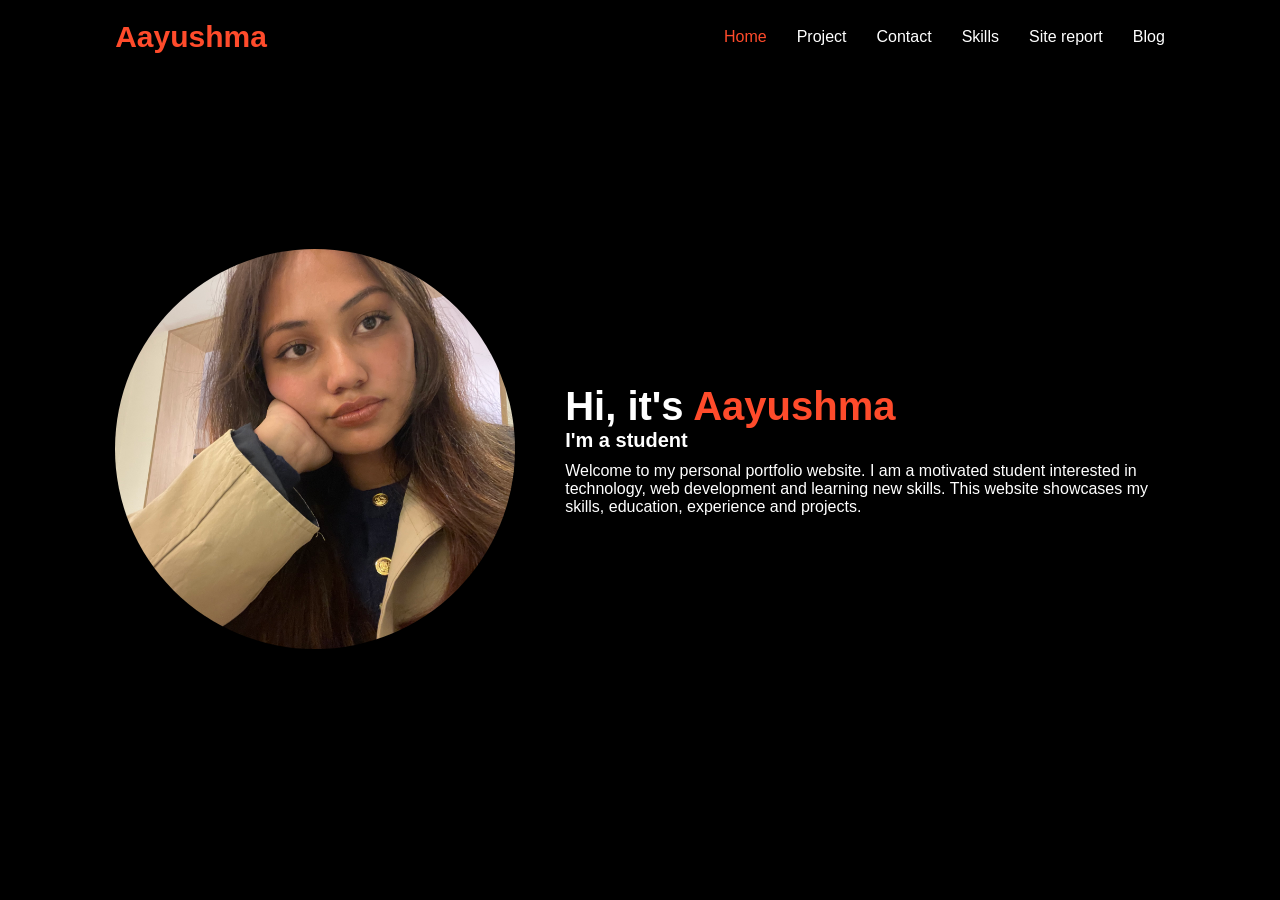
<file: index.html>
<!DOCTYPE html>
<html lang="en">
<head>
    <meta charset="UTF-8">
    <meta name="viewpoint" content="width=device-width">
    <title>Portfolio Website</title>
    <link rel="stylesheet" href="stylee.css">
</head>
<body>
    <header>
        <a href="index.html" class="logo">Aayushma</a>
        <nav>
            <a href="index.html" class="active">Home</a>
            <a href="project.html">Project</a>
            <a href="contact.html">Contact</a>
            <a href="skills.html">Skills</a>
            <a href="site_report.html">Site report</a>
            <a href="blog.html">Blog</a>
        </nav>
    </header>
    <section class="home">
    <div class="home-img">
        <img src="images/profile.jpeg"alt="Aayushma">
    </div>
    <div class="home-content">
        <h1>Hi, it's <span> Aayushma</span></h1>
        <h3 class="typing-text">I'm a <span> student</span></h3>
        <p>Welcome to my personal portfolio website. I am a motivated student interested in technology, web development and learning new skills. This website showcases my skills, education, experience and projects.</p>
    </div>
</section>
</body>
</html>
</file>
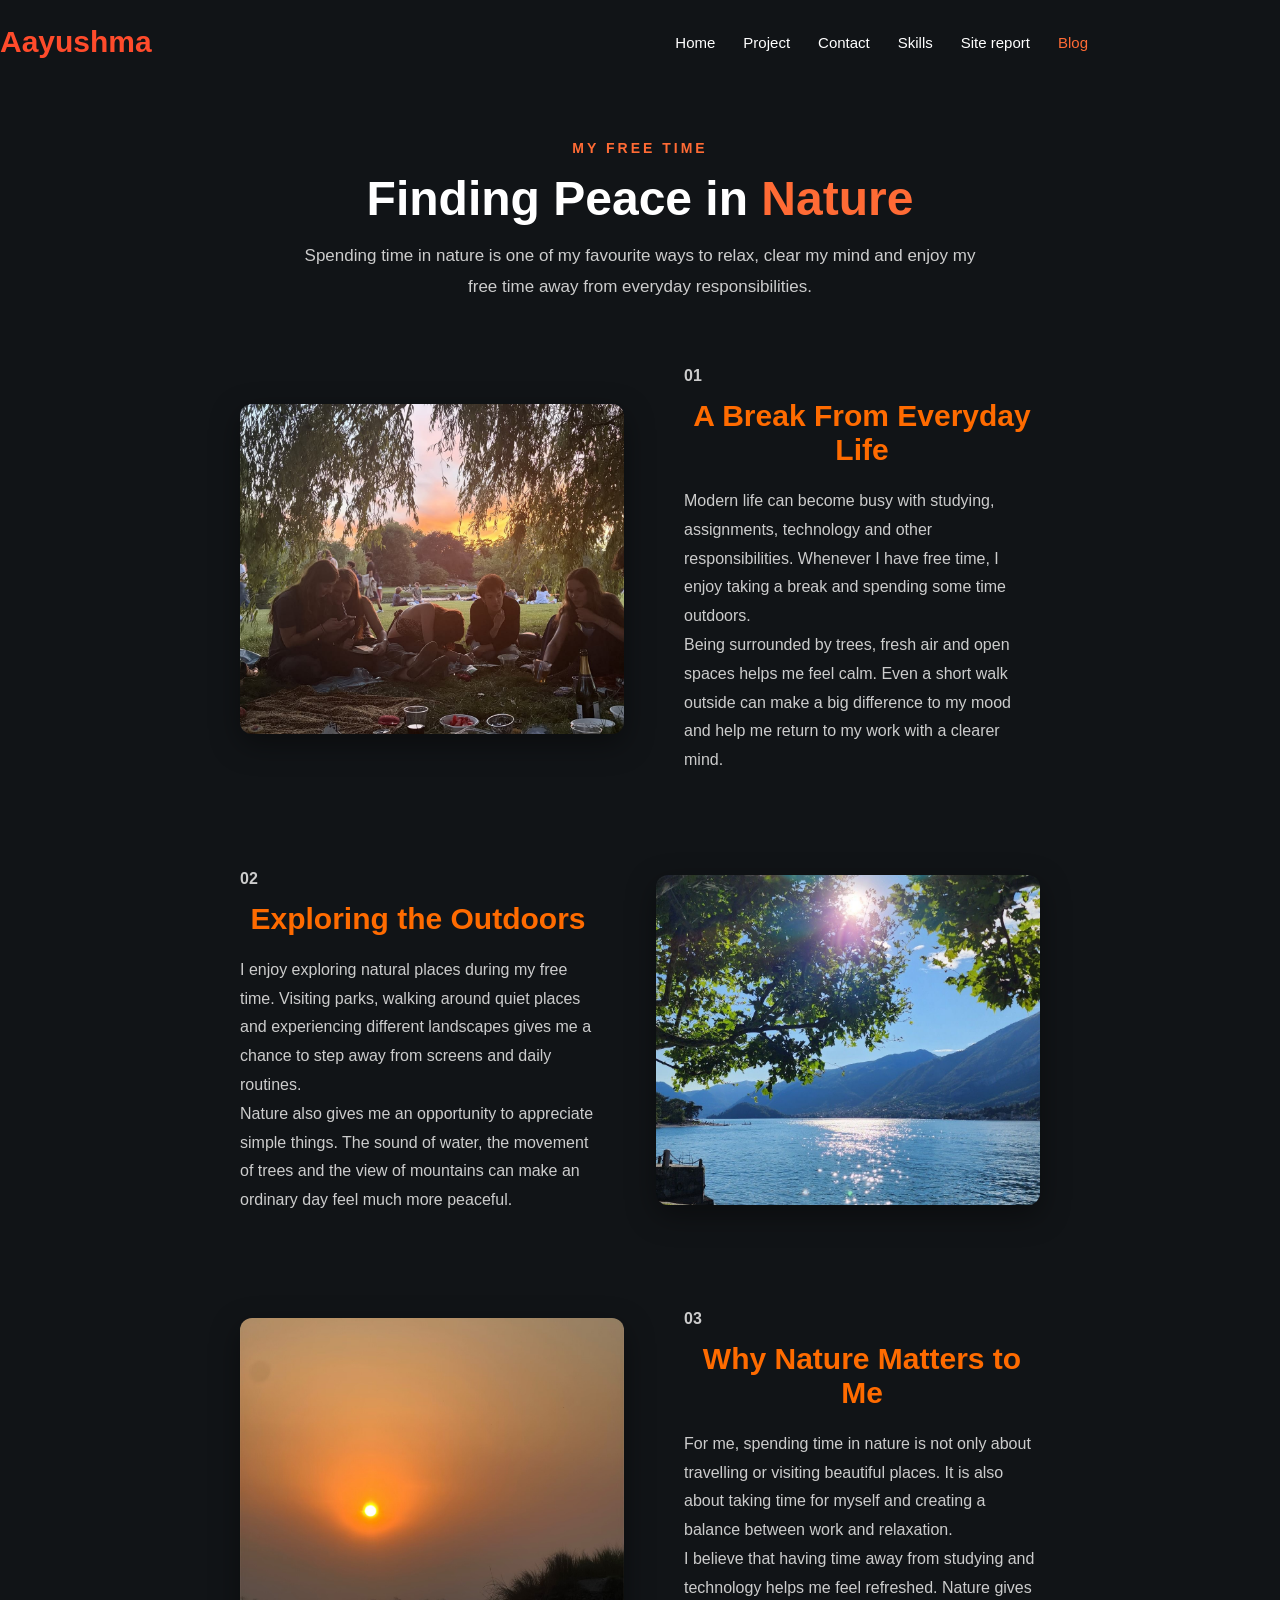
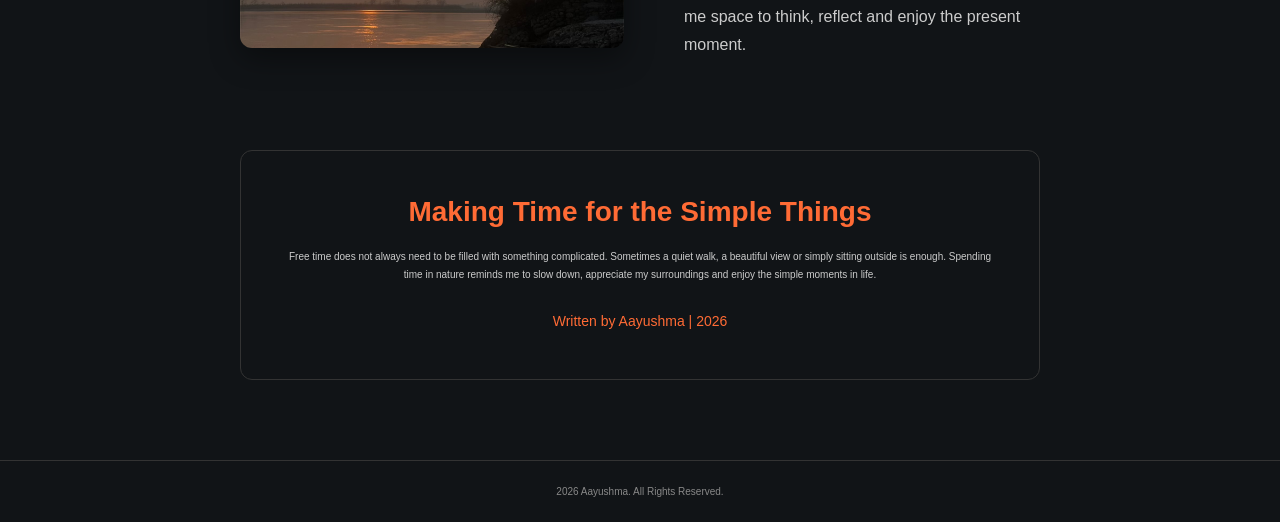
<file: blog.html>
<!DOCTYPE html>
<html lang="en">
<head>
<meta charset="UTF-8">
<meta name="viewport" content="width=device-width, initial-scale=1.0">

<title>Blog - Nature and Free Time</title>

<link rel="stylesheet" href="stylee.css">
</head>
<body class="blog-page">

    
    <header class="blog-header">

        <a href="index.html" class="logo">Aayushma</a>
        <nav>
            <a href="index.html" >Home</a>
            <a href="project.html">Project</a>
            <a href="contact.html">Contact</a>
            <a href="skills.html">Skills</a>
            <a href="site_report.html">Site report</a>
            <a href="blog.html" class ="active">Blog</a>
        </nav>

    </header>


    
    <main>

        <section class="blog-intro">

            <p class="blog-small-title">MY FREE TIME</p>

            <h1>Finding Peace in <span>Nature</span></h1>

            <p>
                Spending time in nature is one of my favourite ways to relax,
                clear my mind and enjoy my free time away from everyday
                responsibilities.
            </p>

        </section>


        
        <article class="blog-content">

            
            <section class="blog-section">

                
            <div class="blog-image">
                <img src="images/nature (2).jpeg"
                alt="Green trees and mountains in nature">
            </div>

            <div class="blog-text">

                <p class="blog-number">01</p>

                <h2>A Break From Everyday Life</h2>

                <p>
                        Modern life can become busy with studying, assignments,
                        technology and other responsibilities. Whenever I have
                        free time, I enjoy taking a break and spending some time
                        outdoors.
                </p>

                <p>
                        Being surrounded by trees, fresh air and open spaces
                        helps me feel calm. Even a short walk outside can make
                        a big difference to my mood and help me return to my
                        work with a clearer mind.
                </p>

        </div>

        </section>


            
        <section class="blog-section reverse">

            <div class="blog-image">
                <img src="images/sun.jpeg"
                alt="Beautiful river surrounded by nature">
            </div>

        <div class="blog-text">

            <p class="blog-number">02</p>

            <h2>Exploring the Outdoors</h2>

                <p>
                        I enjoy exploring natural places during my free time.
                        Visiting parks, walking around quiet places and
                        experiencing different landscapes gives me a chance
                        to step away from screens and daily routines.
                </p>

                <p>
                        Nature also gives me an opportunity to appreciate
                        simple things. The sound of water, the movement of
                        trees and the view of mountains can make an ordinary
                        day feel much more peaceful.
                </p>

        </div>

        </section>


            
        <section class="blog-section">

            <div class="blog-image">
                <img src="images/freetime.jpeg"
                alt="Sunset over a peaceful natural landscape">
            </div>

            <div class="blog-text">

                <p class="blog-number">03</p>

                <h2>Why Nature Matters to Me</h2>

                <p>
                        For me, spending time in nature is not only about
                        travelling or visiting beautiful places. It is also
                        about taking time for myself and creating a balance
                        between work and relaxation.
                </p>

                <p>
                        I believe that having time away from studying and
                        technology helps me feel refreshed. Nature gives me
                        space to think, reflect and enjoy the present moment.
                </p>

            </div>

        </section>


            
        <section class="blog-ending">

            <h2>Making Time for the Simple Things</h2>

                <p>
                    Free time does not always need to be filled with something
                    complicated. Sometimes a quiet walk, a beautiful view or
                    simply sitting outside is enough. Spending time in nature
                    reminds me to slow down, appreciate my surroundings and
                    enjoy the simple moments in life.
                </p>

                <p class="blog-date">
                    Written by Aayushma | 2026
                </p>

        </section>

    </article>

</main>


<footer>

    <p>2026 Aayushma. All Rights Reserved.</p>

</footer>

</body>
</html>
</file>
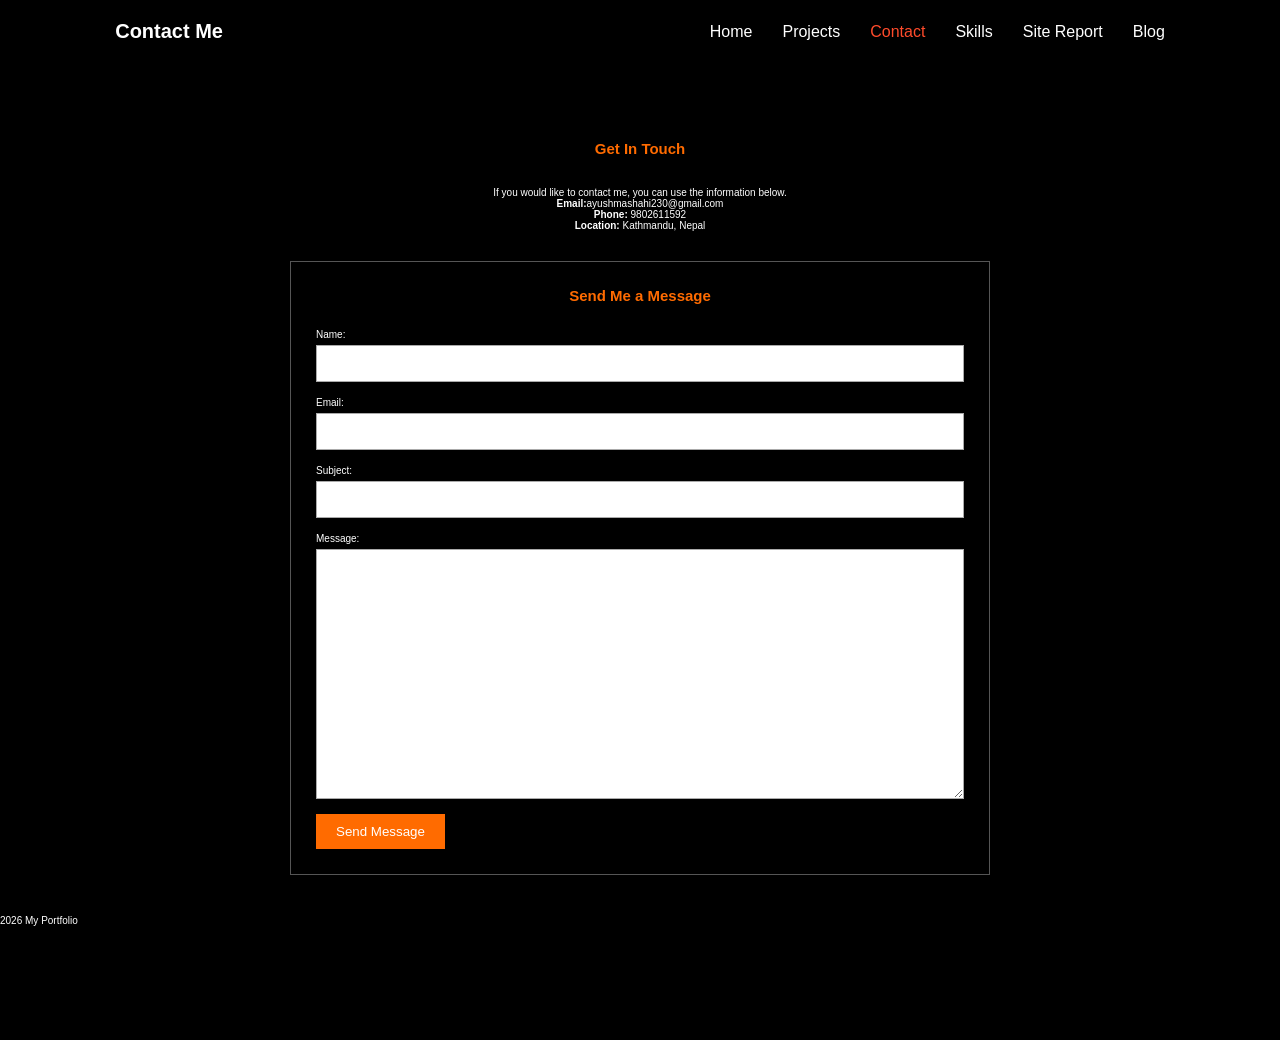
<file: contact.html>
<!DOCTYPE html>
<html lang="en">
<head>
    <meta charset="UTF-8">
    <meta name="viewport" content="width=device-width, initial-scale=1.0">
    <title>Contact Me</title>
    <link rel="stylesheet" href="stylee.css">
</head>
<body class="conact-page">
<header>
    <h1>Contact Me</h1>

    <nav>
    <a href="index.html">Home</a>
    <a href="project.html">Projects</a>
    <a href="contact.html" class="active">Contact</a>
    <a href="skills.html">Skills</a>
    <a href="site_report.html">Site Report</a>
    <a href="blog.html">Blog</a>
</nav>
</header>
<main>

<section class="contact-info">
<h2>Get In Touch</h2>

<p>If you would like to contact me, you can use the information below.</p>

    <p><strong>Email:</strong>ayushmashahi230@gmail.com</p>
    <p><strong>Phone:</strong> 9802611592</p>
    <p><strong>Location:</strong> Kathmandu, Nepal</p>
</section>
<section class="contact-form">
<h2>Send Me a Message</h2>

<form action="mailto:ayushmashahi230@gmail.com" method="post" enctype="text/plain">

    <label for="name">Name:</label>
    <input type="text" id="name" name="name" required>

    <label for="email">Email:</label>
    <input type="email" id="email" name="email" required>

    <label for="subject">Subject:</label>
    <input type="text" id="subject" name="subject" required>

    <label for="message">Message:</label>
    <textarea id="message" name="message" rows="6" required></textarea>

    <input type="submit" value="Send Message">

</form>
</section>
</main>
<footer>
    <p>2026 My Portfolio</p>
</footer>
</body>
</html>
</file>
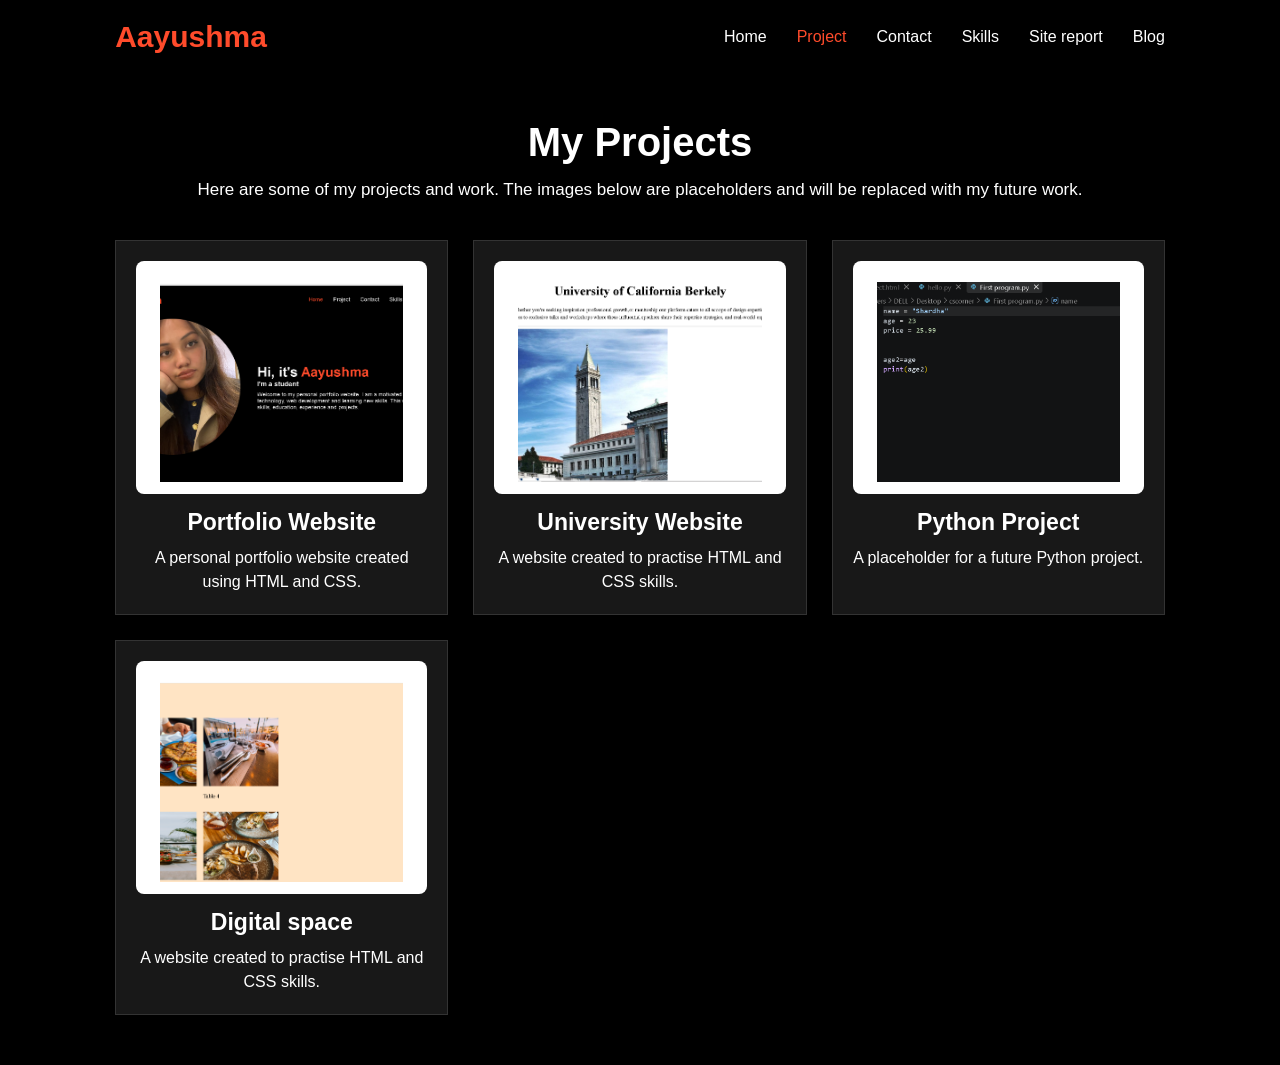
<file: project.html>
<!DOCTYPE html>
<html lang="en">
<head>
    <meta charset="UTF-8">
    <meta name="viewport" content="width=device-width, initial-scale=1.0">
    <title>Projects - Aayushma</title>
    <link rel="stylesheet" href="stylee.css">
</head>
<body>
    <header>
        <a href="#" class="logo">Aayushma</a>
        <nav>
            <a href="index.html" >Home</a>
            <a href="project.html" class="active">Project</a>
            <a href="contact.html">Contact</a>
            <a href="skills.html">Skills</a>
            <a href="site_report.html">Site report</a>
            <a href="blog.html">Blog</a>
        </nav>
    </header>
    <section class="projects">

    <h1>My Projects</h1>

    <p class="intro">
        Here are some of my projects and work. The images below are
        placeholders and will be replaced with my future work.
    </p>


    <div class="project-grid">

        <div class="project">
        <a href="https://github.com/ayushmashahi230-gif/portfolio-website.git" class="project-link">View my project
        <img src="images/Profile1.PNG" alt="Portfolio website project">
        </a>
        <h2>Portfolio Website</h2>
        <p>A personal portfolio website created using HTML and CSS.</p>
    </div>


    <div class="project">
        <a href="https://github.com/ayushmashahi230-gif/Week-1.git" class="project-link">View my project
        <img src="images/University.PNG" alt="University website project">
        </a>
        <h2>University Website</h2>
        <p>A website created to practise HTML and CSS skills.</p>
    </div>


    <div class="project">
        <a href="https://github.com/ayushmashahi230-gif/cscorner.git" class="project-link" >View my project
        <img src="images/Python.PNG" alt="Python project">
        </a>
        <h2>Python Project</h2>
        <p>A placeholder for a future Python project.</p>
    </div>

    <div class="project">
        <a href="https://github.com/ayushmashahi230-gif/css.txt.git" class="project-link">View my project
        <img src="images/CSSTXT.PNG" alt="University website project">
        </a>
        <h2>Digital space</h2>
        <p>A website created to practise HTML and CSS skills.</p>
    </div>

</section>
</body>
</html>
</file>
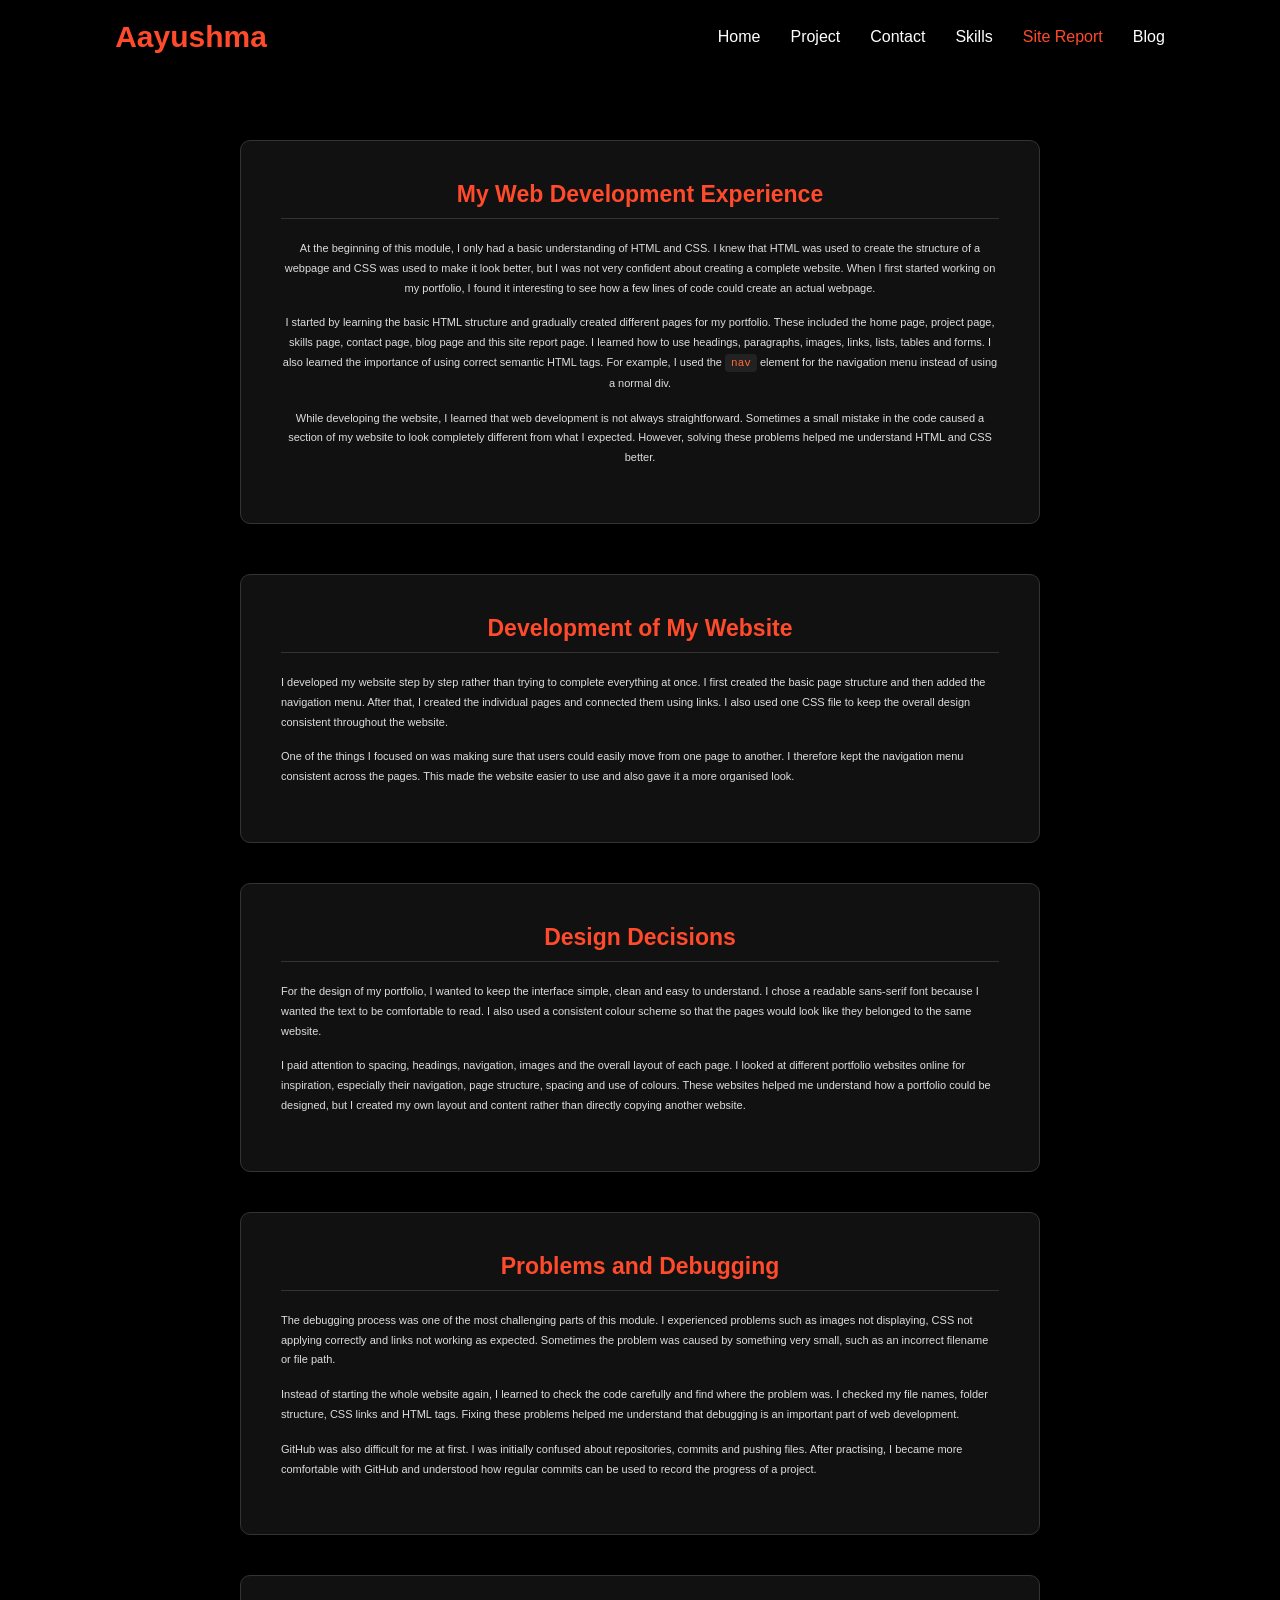
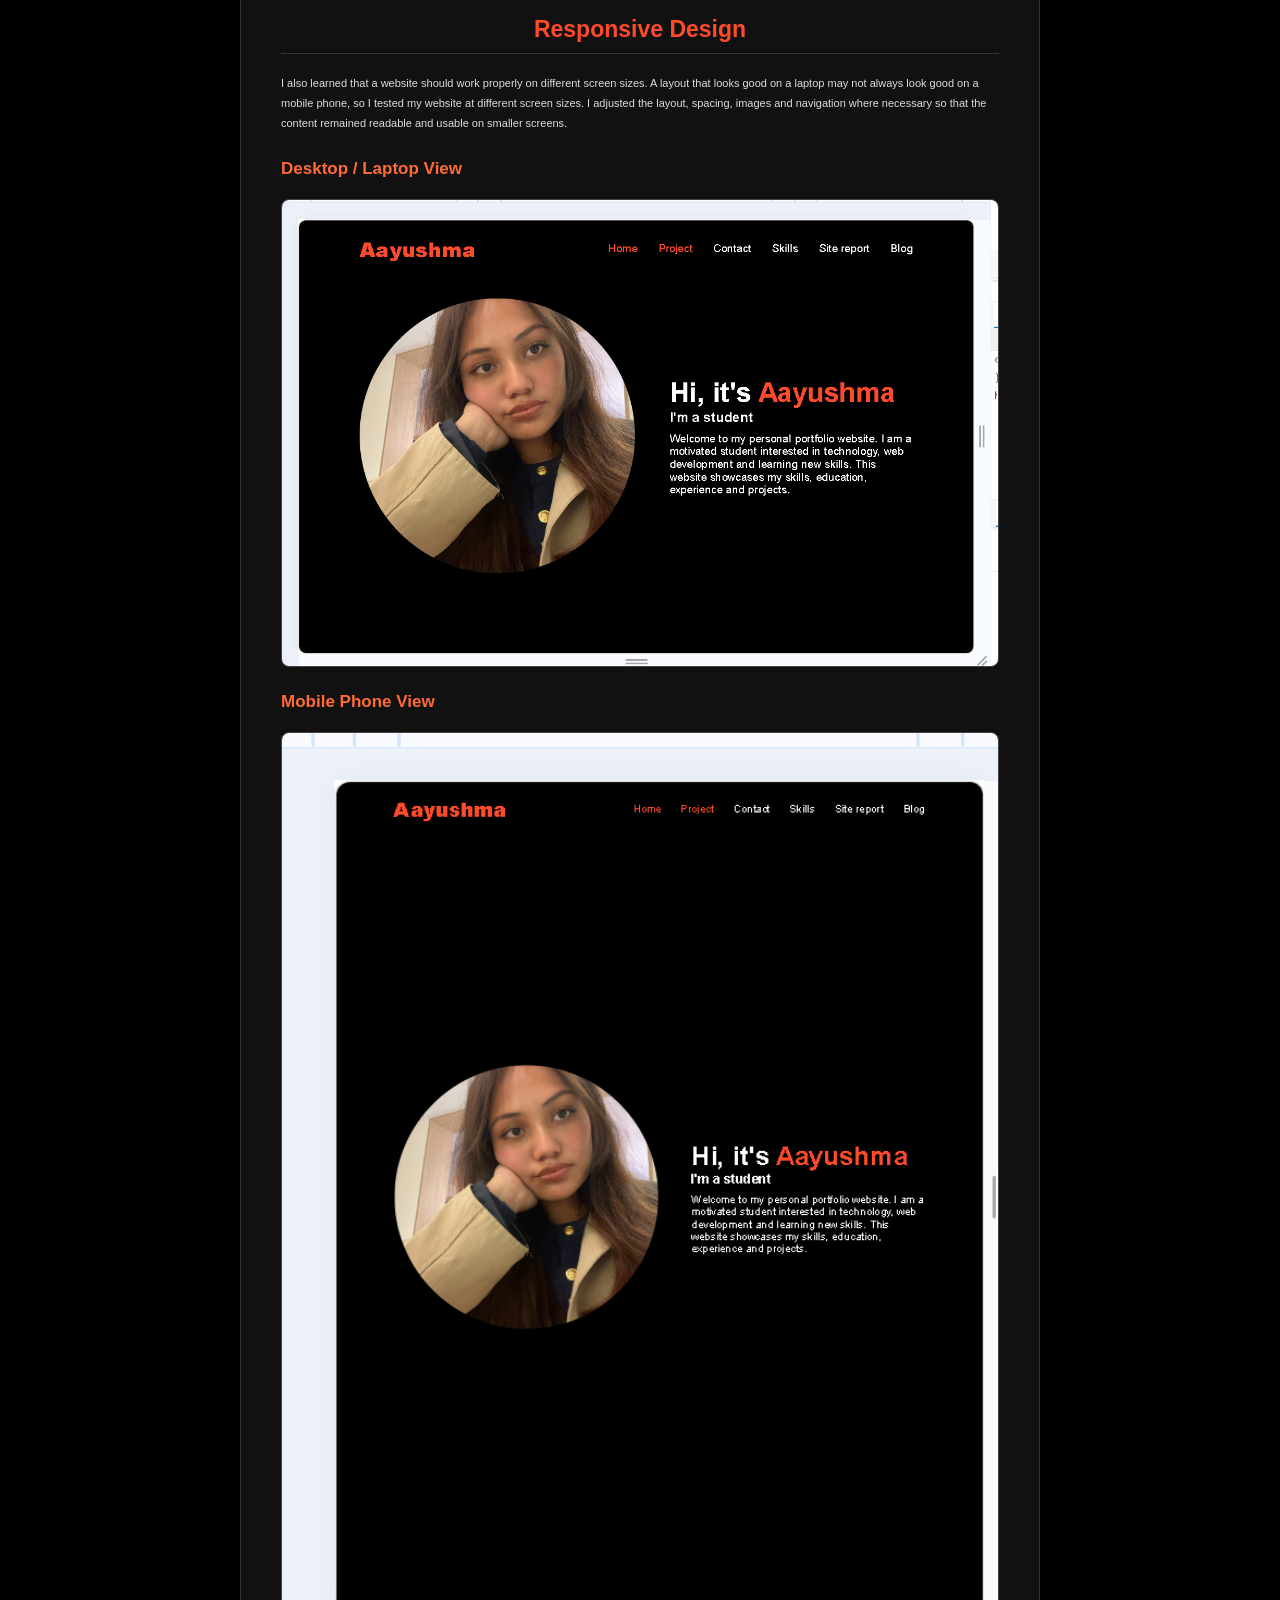
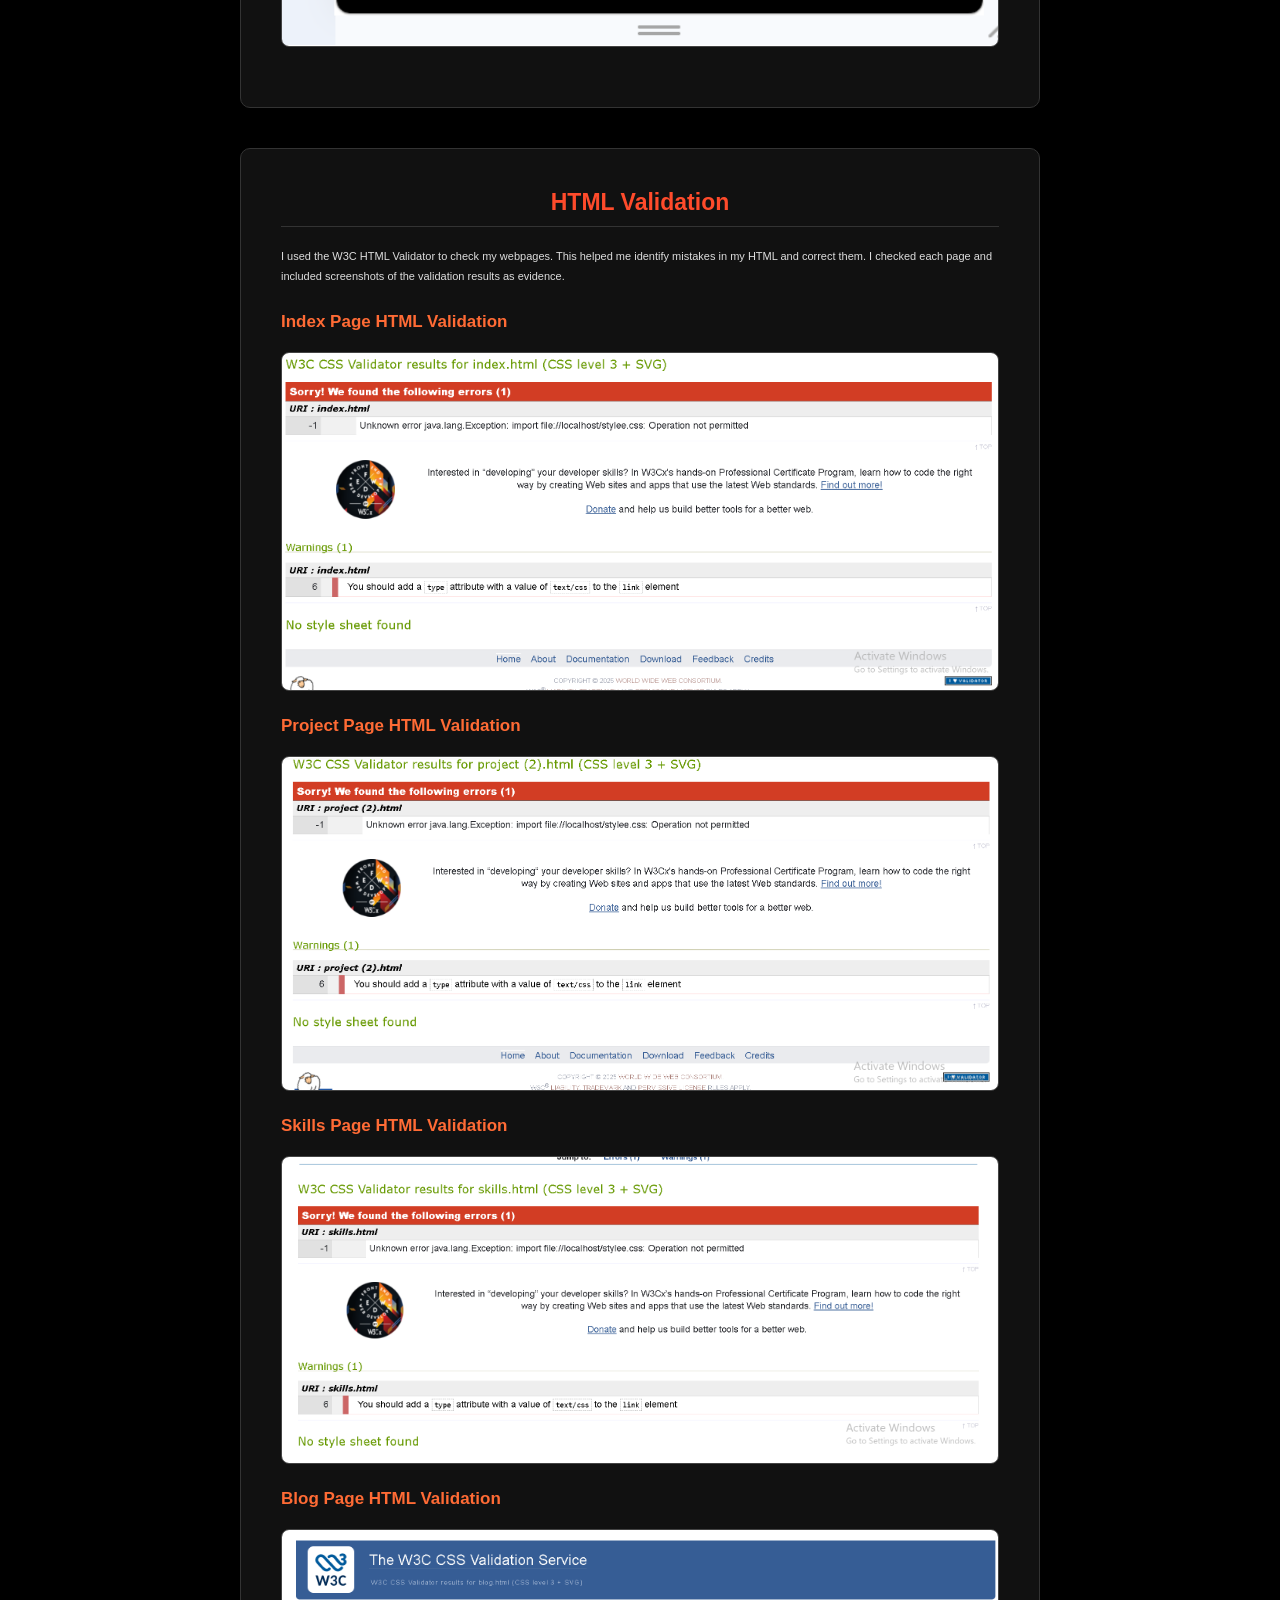
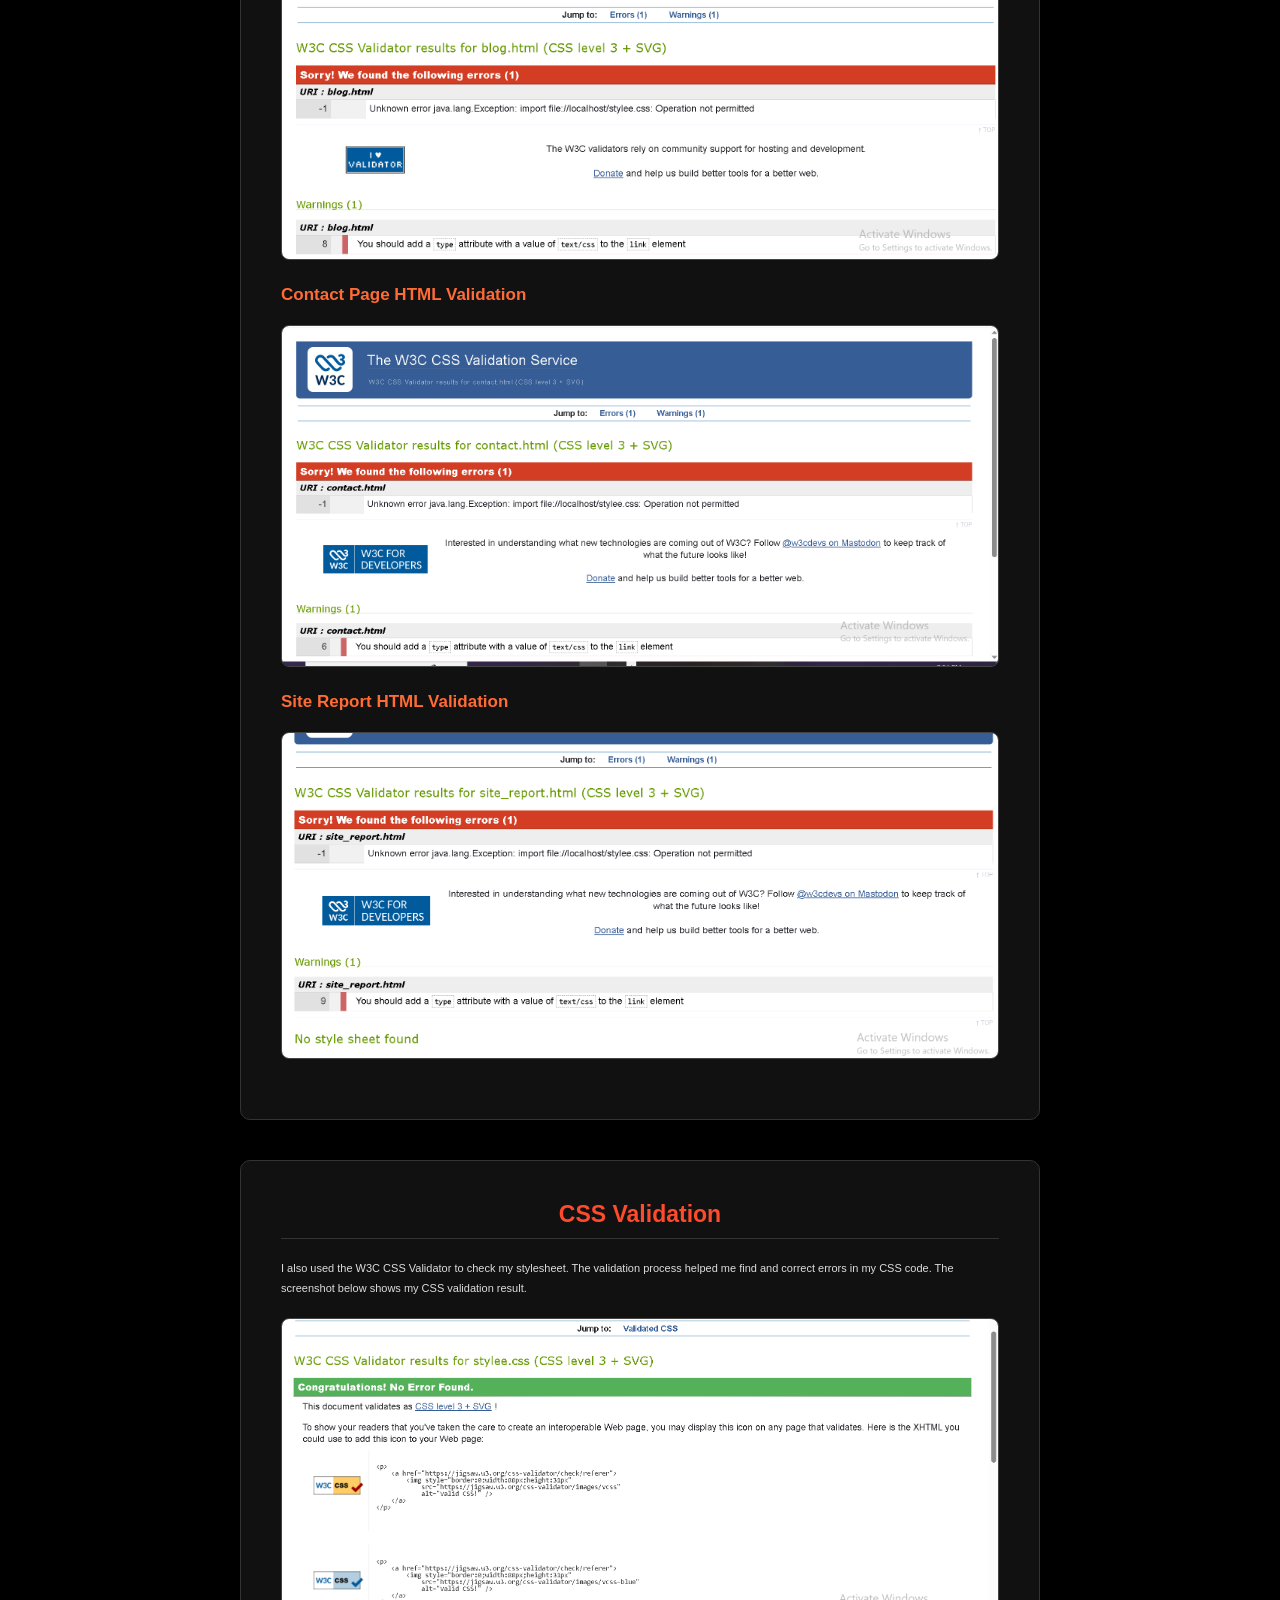
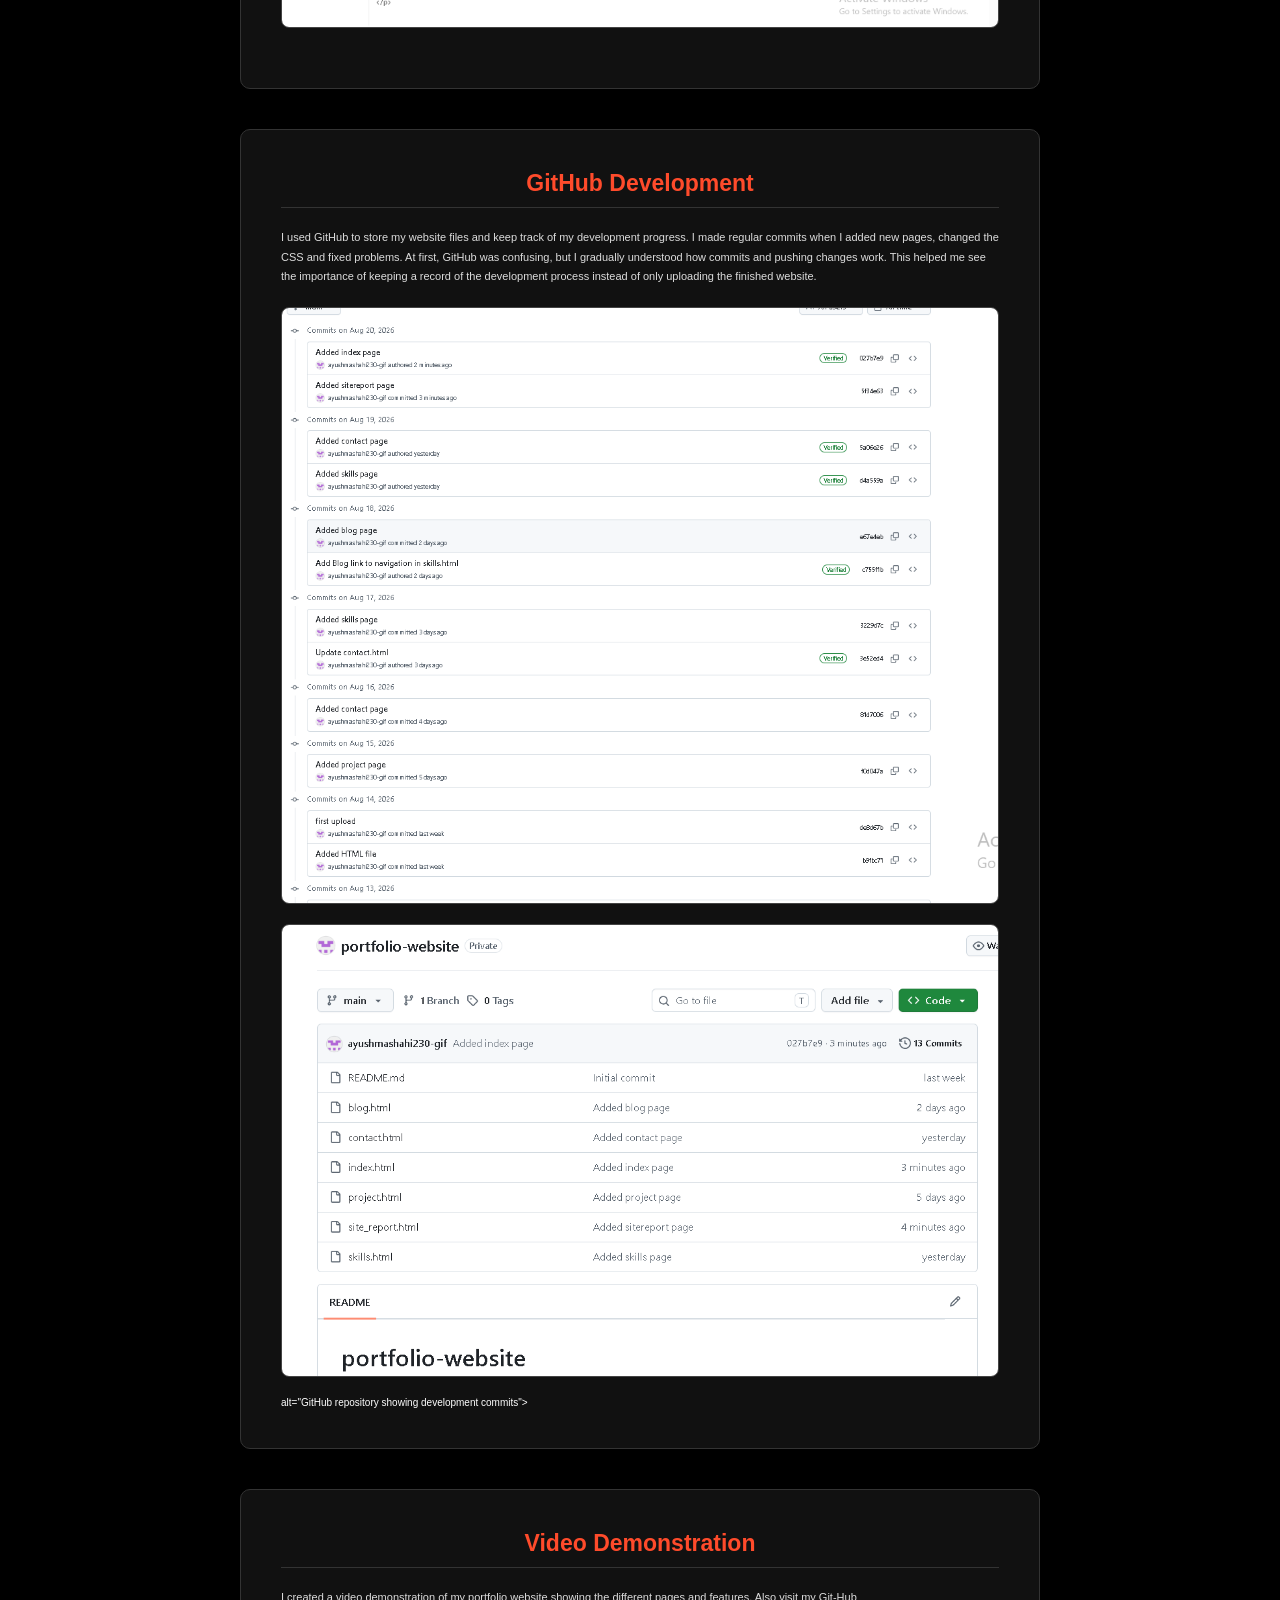
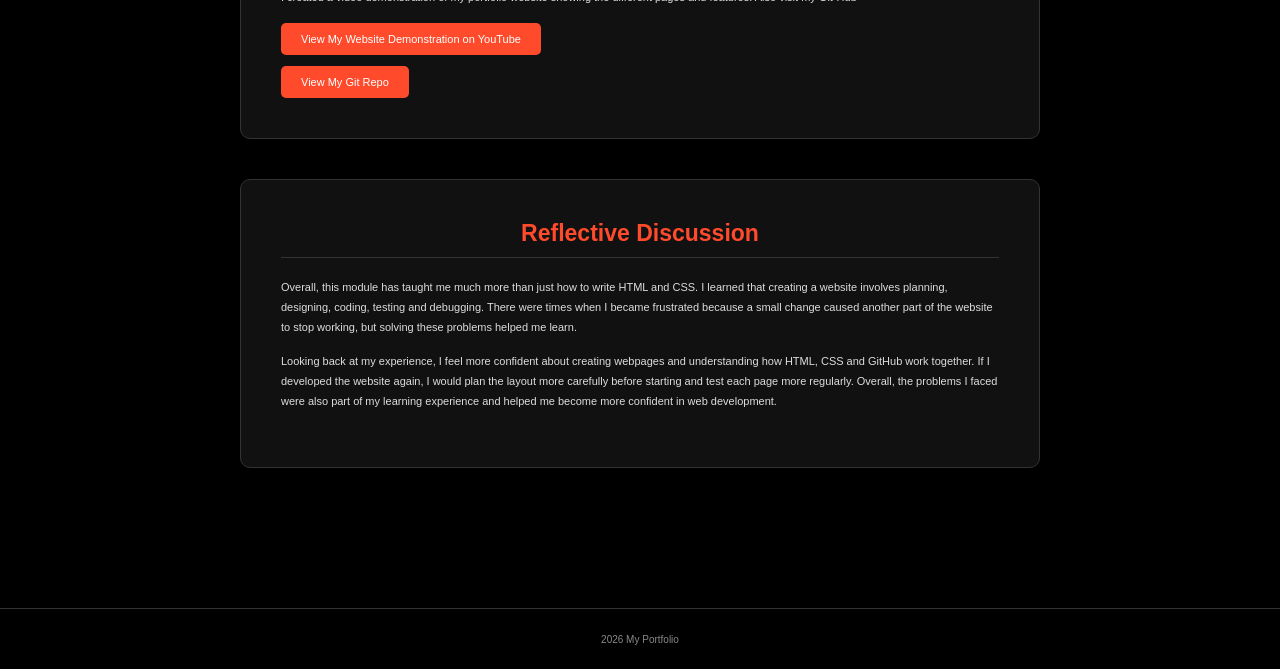
<file: site_report.html>
<!DOCTYPE html>
<html lang="en">

<head>
    <meta charset="UTF-8">
    <meta name="viewport" content="width=device-width, initial-scale=1.0">

    <title>Site Report</title>

    <link rel="stylesheet" href="stylee.css">
 <header>
        <a href="#" class="logo">Aayushma</a>
        <nav>
            <a href="index.html">Home</a>
            <a href="project.html">Project</a>
            <a href="contact.html">Contact</a>
            <a href="skills.html">Skills</a>
            <a href="site_report.html" class="active">Site Report</a>
            <a href="blog.html">Blog</a>
        </nav>
    </header>

    <main class="site-report-page">

        <section class="site-report-hero">
            <h2>My Web Development Experience</h2>

            <p>
                At the beginning of this module, I only had a basic understanding
                of HTML and CSS. I knew that HTML was used to create the structure
                of a webpage and CSS was used to make it look better, but I was
                not very confident about creating a complete website. When I first
                started working on my portfolio, I found it interesting to see
                how a few lines of code could create an actual webpage.
            </p>

            <p>
                I started by learning the basic HTML structure and gradually
                created different pages for my portfolio. These included the
                home page, project page, skills page, contact page, blog page
                and this site report page. I learned how to use headings,
                paragraphs, images, links, lists, tables and forms. I also
                learned the importance of using correct semantic HTML tags.
                For example, I used the <code>nav</code> element for
                the navigation menu instead of using a normal div.
            </p>

            <p>
                While developing the website, I learned that web development
                is not always straightforward. Sometimes a small mistake in
                the code caused a section of my website to look completely
                different from what I expected. However, solving these problems
                helped me understand HTML and CSS better.
            </p>
        </section>


        <section>
            <h2>Development of My Website</h2>

            <p>
                I developed my website step by step rather than trying to
                complete everything at once. I first created the basic page
                structure and then added the navigation menu. After that,
                I created the individual pages and connected them using links.
                I also used one CSS file to keep the overall design consistent
                throughout the website.
            </p>

            <p>
                One of the things I focused on was making sure that users could
                easily move from one page to another. I therefore kept the
                navigation menu consistent across the pages. This made the
                website easier to use and also gave it a more organised look.
            </p>
        </section>


        <section>
            <h2>Design Decisions</h2>

            <p>
                For the design of my portfolio, I wanted to keep the interface
                simple, clean and easy to understand. I chose a readable
                sans-serif font because I wanted the text to be comfortable
                to read. I also used a consistent colour scheme so that the
                pages would look like they belonged to the same website.
            </p>

            <p>
                I paid attention to spacing, headings, navigation, images and
                the overall layout of each page. I looked at different portfolio
                websites online for inspiration, especially their navigation,
                page structure, spacing and use of colours. These websites
                helped me understand how a portfolio could be designed, but
                I created my own layout and content rather than directly
                copying another website.
            </p>
        </section>


        <section>
            <h2>Problems and Debugging</h2>

            <p>
                The debugging process was one of the most challenging parts
                of this module. I experienced problems such as images not
                displaying, CSS not applying correctly and links not working
                as expected. Sometimes the problem was caused by something
                very small, such as an incorrect filename or file path.
            </p>

            <p>
                Instead of starting the whole website again, I learned to
                check the code carefully and find where the problem was.
                I checked my file names, folder structure, CSS links and
                HTML tags. Fixing these problems helped me understand that
                debugging is an important part of web development.
            </p>

            <p>
                GitHub was also difficult for me at first. I was initially
                confused about repositories, commits and pushing files.
                After practising, I became more comfortable with GitHub
                and understood how regular commits can be used to record
                the progress of a project.
            </p>
        </section>


        <section>
            <h2>Responsive Design</h2>

            <p>
                I also learned that a website should work properly on
                different screen sizes. A layout that looks good on a
                laptop may not always look good on a mobile phone, so I
                tested my website at different screen sizes. I adjusted
                the layout, spacing, images and navigation where necessary
                so that the content remained readable and usable on smaller
                screens.
            </p>

            <h3>Desktop / Laptop View</h3>

            <img src="images/Laptopview.PNG"
                 alt="Portfolio website displayed on a laptop screen">


            <h3>Mobile Phone View</h3>

            <img src="images/mobileview.PNG"
                 alt="Portfolio website displayed on a mobile phone">
        </section>


        <section>
            <h2>HTML Validation</h2>

            <p>
                I used the W3C HTML Validator to check my webpages. This
                helped me identify mistakes in my HTML and correct them.
                I checked each page and included screenshots of the
                validation results as evidence.
            </p>

            <h3>Index Page HTML Validation</h3>
            <img src="images/Index.html.PNG"
                 alt="Index HTML validation result">

            <h3>Project Page HTML Validation</h3>
            <img src="images/Project.html.PNG"
                 alt="Project HTML validation result">

            <h3>Skills Page HTML Validation</h3>
            <img src="images/skill.html.PNG"
                 alt="Skills HTML validation result">

            <h3>Blog Page HTML Validation</h3>
            <img src="images/blog.html.PNG"
                 alt="Blog HTML validation result">

            <h3>Contact Page HTML Validation</h3>
            <img src="images/Contact.html.PNG"
                 alt="Contact HTML validation result">

            <h3>Site Report HTML Validation</h3>
            <img src="images/site_report.html.PNG"
                 alt="Site Report HTML validation result">
        </section>


        <section>
            <h2>CSS Validation</h2>

            <p>
                I also used the W3C CSS Validator to check my stylesheet.
                The validation process helped me find and correct errors
                in my CSS code. The screenshot below shows my CSS
                validation result.
            </p>

            <img src="images/stylee.css.PNG"
                 alt="CSS validation result">
        </section>


        <section>
            <h2>GitHub Development</h2>

            <p>
                I used GitHub to store my website files and keep track of
                my development progress. I made regular commits when I
                added new pages, changed the CSS and fixed problems. At
                first, GitHub was confusing, but I gradually understood
                how commits and pushing changes work. This helped me see
                the importance of keeping a record of the development
                process instead of only uploading the finished website.
            </p>

            <img src="images/Commit.PNG">
            <img src="images/Commit1.PNG">
                 alt="GitHub repository showing development commits">
        </section>


        <section>
            <h2>Video Demonstration</h2>

            <p>
                I created a video demonstration of my portfolio website
                showing the different pages and features.
                Also visit my Git-Hub
            </p>

            <a href="https://youtu.be/iq4PWDZjsI8">
                View My Website Demonstration on YouTube
            </a>
                <br>
                <br>
            <a href="https://github.com/ayushmashahi230-gif/portfolio-website.git">
                View My Git Repo   
            </a>
        </section>


        <section>
            <h2>Reflective Discussion</h2>

            <p>
                Overall, this module has taught me much more than just how
                to write HTML and CSS. I learned that creating a website
                involves planning, designing, coding, testing and debugging.
                There were times when I became frustrated because a small
                change caused another part of the website to stop working,
                but solving these problems helped me learn.
            </p>

            <p>
                Looking back at my experience, I feel more confident about
                creating webpages and understanding how HTML, CSS and GitHub
                work together. If I developed the website again, I would
                plan the layout more carefully before starting and test
                each page more regularly. Overall, the problems I faced
                were also part of my learning experience and helped me
                become more confident in web development.
            </p>
        </section>

    </main>


    <footer>
        <p>2026 My Portfolio</p>
    </footer>

</body>

</html>
</file>
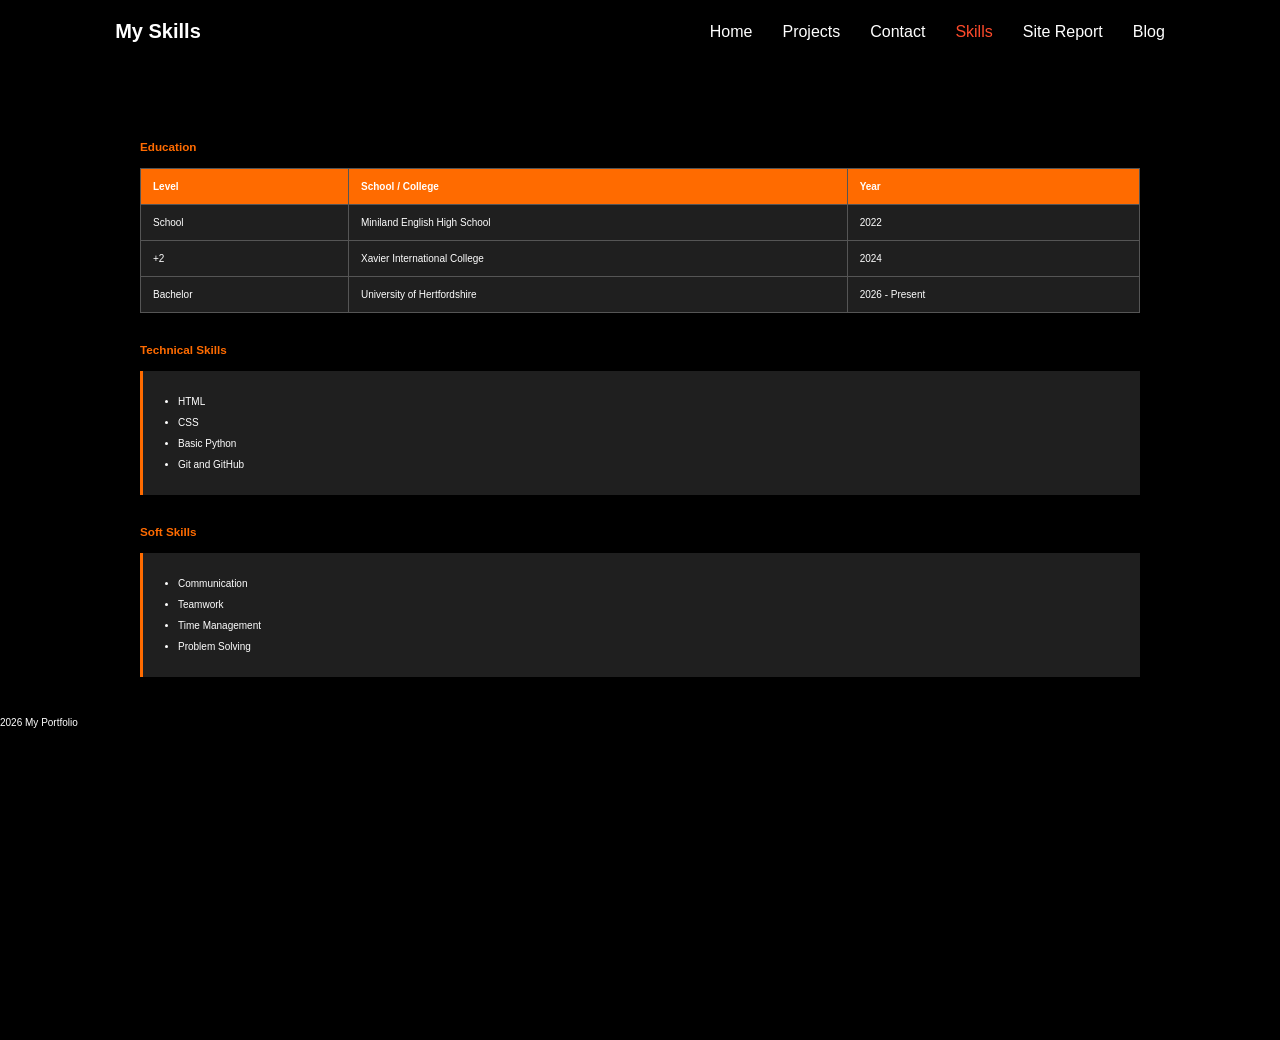
<file: skills.html>
<!DOCTYPE html>
<html lang="en">
<head>
    <meta charset="UTF-8">
    <meta name="viewport" content="width=device-width, initial-scale=1.0">
    <title>My Skills</title>
    <link rel="stylesheet" href="stylee.css">
</head>

<body>

    <header>
    <h1>My Skills</h1>

    <nav>
        <a href="index.html" >Home</a>
        <a href="project.html">Projects</a>
        <a href="contact.html">Contact</a>
        <a href="skills.html" class="active">Skills</a>
        <a href="site_report.html">Site Report</a>
        <a href="blog.html">Blog</a>
    </nav>
    </header>

    <main>

    <h3>Education</h3>

    <table>
        <tr>
            <th>Level</th>
            <th>School / College</th>
            <th>Year</th>
        </tr>

        <tr>
            <td>School</td>
            <td>Miniland English High School</td>
            <td>2022</td>
        </tr>

        <tr>
            <td>+2</td>
            <td>Xavier International College</td>
            <td>2024</td>
        </tr>

        <tr>
            <td>Bachelor</td>
            <td>University of Hertfordshire</td>
            <td>2026 - Present</td>
        </tr>
    </table>


    <h3>Technical Skills</h3>

    <ul>
        <li>HTML</li>
        <li>CSS</li>
        <li>Basic Python</li>
        <li>Git and GitHub</li>
    </ul>


    <h3>Soft Skills</h3>

    <ul>
        <li>Communication</li>
        <li>Teamwork</li>
        <li>Time Management</li>
        <li>Problem Solving</li>
    </ul>

    </main>

    <footer>
        <p>2026 My Portfolio</p>
    </footer>

</body>
</html>
</file>
<file: stylee.css>
* {
    margin: 0;
    padding: 0;
    box-sizing: border-box;
    text-decoration: none;
    border: none;
    outline: none;
    font-family: 'Poppins',sans-serif;

}

html {
    font-size: 62.5%;

}

body {
    width: 100%;
    height: 100vh;
    overflow-x: hidden;
    background-color: black;
    color: white;
}

header {
    position: fixed;
    top: 0;
    left: 0;
    width: 100%;
    padding: 2rem 9%;
    display: flex;
    justify-content: space-between;
    align-items: center;
    z-index: 100;
}

.logo {
    font-size: 3rem;
    font-weight: 800;
    color: #ff4b2b;
}

nav {
    display: flex;
    gap: 3rem;
}

nav a {
    font-size: 1.6rem;
    color: white;
    font-weight: 500;
}

nav a:hover,
nav a.active {
    color: #ff4b2b;
}

.home {
    min-height: 100vh;
    padding: 5rem 9% 5rem;
    display: flex;
    align-items: center;
    justify-content: center;
    gap: 5rem;
}

.home-img img {
    width: 400px;
    height: 400px;
    border-radius: 50%;
    object-fit: cover;
}

.home-content {
    max-width: 600px;
}

.home-content h1 {
    font-size: 4rem;
}

.home-content h1 span {
    color: #ff4b2b;
}

.home-content h3 {
    font-size: 2rem;
}

.home-content p {
    font-size: 1.6rem;
    margin-top: 1rem;
}

.projects {
    padding: 120px 9% 50px;
    min-height: 100vh;
}

.projects h1 {
    text-align: center;
    font-size: 40px;
    margin-bottom: 15px;
}

.intro {
    text-align: center;
    font-size: 17px;
    margin-bottom: 40px;
}

.project-grid {
    display: grid;

    grid-template-columns: repeat(3, 1fr);

    gap: 25px;
}

.project {
    background-color: #181818;
    padding: 20px;
    text-align: center;
    border: 1px solid #333;
}

.project img {
    width: 100%;
    height: 200px;
    object-fit: cover;
}

.project h2 {
    font-size: 23px;
    margin-top: 15px;
}

.project p {
    font-size: 16px;
    margin-top: 10px;
    line-height: 1.5;
}

.project-link {
    display: inline-block;
    background-color: white;
    color: #ffffff;
    padding: 10px 24px;
    border-radius: 8px;
    text-decoration: none;
    font-weight: bold;
    transition: 0.3s ease;
}

.project-link:visited {
    background-color: white;
    color: #fff;
}

.project-link:hover {
    background-color: white;
    transform: scale(1.02);
}

.contact-info {
    width: 80%;
    max-width: 700px;
    margin: 40px auto 25px;
    text-align: center;
}

.contact-form {
    width: 80%;
    max-width: 700px;
    margin: 30px auto;
    padding: 25px;
    border: 1px solid #555;
    box-sizing: border-box;
    display: block;
}

.contact-form h2 {
    text-align: center;
    color: #ff6b00;
    margin-bottom: 25px;
}

.contact-form form {
    display: block;
}

.contact-form label {
    display: block;
    margin-top: 15px;
    margin-bottom: 5px;
}

.contact-form input[type="text"],
.contact-form input[type="email"],
.contact-form textarea {
    display: block;
    width: 100%;
    padding: 10px;
    margin-bottom: 15px;
    border: 1px solid #aaa;
    box-sizing: border-box;
}

.contact-form textarea {
    height: 250px;
    resize: vertical;
}

.contact-form input[type="submit"] {
    display: block;
    margin-top: 15px;
    padding: 10px 20px;
    background-color: #ff6b00;
    color: white;
    border: none;
    cursor: pointer;
}

.contact-form input[type="submit"]:hover {
    background-color: #e65f00;
}

main {
    width: 80%;
    max-width: 1000px;
    margin: 140px auto 40px;
}

main h2 {
    color: #ff6b00;
    text-align: center;
    margin-bottom: 30px;
}

main h3 {
    color: #ff6b00;
    margin-top: 30px;
    margin-bottom: 15px;
}

table {
    width: 100%;
    border-collapse: collapse;
    margin-bottom: 30px;
    background-color: #1f1f1f;
}

th, td {
    border: 1px solid #555;
    padding: 12px;
    text-align: left;
}

th {
    background-color: #ff6b00;
    color: white;
}

td {
    color: white;
}

ul {
    background-color: #1f1f1f;
    padding: 15px 35px;
    border-left: 3px solid #ff6b00;
    margin-bottom: 25px;
}

li {
    color: white;
    margin: 10px 0;
}

.blog-page {
    background-color: #111417;
    color: white;
}


.blog-header {
    width: 85%;
    margin: 0 auto;
    padding: 25px 0;
    display: flex;
    justify-content: space-between;
    align-items: center;
}

.blog-logo {
    color: #ff6b35;
    font-size: 30px;
    font-weight: bold;
    text-decoration: none;
}

.blog-header nav {
    display: flex;
    gap: 28px;
}

.blog-header nav a {
    color: white;
    text-decoration: none;
    font-size: 15px;
    transition: 0.3s;
}

.blog-header nav a:hover,
.blog-header nav a.active {
    color: #ff6b35;
}


.blog-intro {
    width: 75%;
    max-width: 900px;
    margin: 70px auto 60px;
    text-align: center;
}

.blog-small-title {
    color: #ff6b35;
    font-size: 14px;
    font-weight: bold;
    letter-spacing: 3px;
}

.blog-intro h1 {
    font-size: 48px;
    margin: 15px 0;
}

.blog-intro h1 span {
    color: #ff6b35;
}

.blog-intro > p:last-child {
    max-width: 700px;
    margin: auto;
    color: #cccccc;
    line-height: 1.8;
    font-size: 17px;
}

.blog-content {
    width: 80%;
    max-width: 1100px;
    margin: auto;
}

.blog-section {
    display: flex;
    align-items: center;
    gap: 60px;
    margin-bottom: 90px;
}

.blog-section.reverse {
    flex-direction: row-reverse;
}

.blog-image {
    width: 48%;
    flex-shrink: 0;
}

.blog-image img {
    width: 100%;
    height: 330px;
    object-fit: cover;
    border-radius: 12px;
    display: block;
    box-shadow: 0 10px 30px rgba(0, 0, 0, 0.4);
}


.blog-text {
    width: 52%;
}

.blog-number {
    color: #ff6b35;
    font-size: 18px;
    font-weight: bold;
    margin-bottom: 5px;
}

.blog-text h2 {
    font-size: 30px;
    margin: 8px 0 20px;
}

.blog-text p {
    color: #cccccc;
    line-height: 1.8;
    font-size: 16px;
}

.blog-ending {
    max-width: 850px;
    margin: 20px auto 80px;
    padding: 45px;
    text-align: center;
    border: 1px solid #333;
    border-radius: 12px;
}

.blog-ending h2 {
    color: #ff6b35;
    font-size: 28px;
    margin-bottom: 20px;
}

.blog-ending p {
    color: #cccccc;
    line-height: 1.8;
}

.blog-date {
    margin-top: 25px;
    color: #ff6b35 !important;
    font-size: 14px;
}

.blog-page footer {
    text-align: center;
    padding: 25px;
    border-top: 1px solid #333;
    color: #888;
}

.site-report-page {
    width: 100%;
    min-height: 100vh;
    background-color: black;
    color: white;
    padding-bottom: 60px;
}

.report-menu {
    width: 80%;
    max-width: 1000px;
    margin: 40px auto;
    padding: 20px;

    display: flex;
    justify-content: center;
    align-items: center;
    flex-wrap: wrap;
    gap: 15px;

    background-color: #111;
    border: 1px solid #333;
    border-radius: 10px;
}

.report-menu a {
    display: inline-block;

    color: white;
    background-color: #222;

    text-decoration: none;

    padding: 12px 20px;

    border: 1px solid #444;
    border-radius: 5px;

    font-size: 1rem;
    font-weight: 500;

    transition: 0.3s;
}

.report-menu a:hover {
    background-color: #ff4b2b;
    color: white;
    transform: translateY(-2px);
}

.site-report-hero {
    width: 80%;
    max-width: 1000px;

    margin: 50px auto;

    padding: 40px;

    text-align: center;

    background-color: #111111;

    border: 1px solid #333;
    border-radius: 10px;
}

.site-report-hero h2 {
    color: #ff4b2b;
    font-size: 2.8rem;

    margin-bottom: 2rem;

    border-bottom: 1px solid #333;
    padding-bottom: 1rem;
}

.site-report-hero p {
    color: #dddddd;

    font-size: 1.1rem;
    line-height: 1.8;

    margin-bottom: 1.5rem;
}

.site-report-page > section:not(.site-report-hero) {
    width: 80%;
    max-width: 1000px;

    margin: 0 auto 40px;

    padding: 40px;

    background-color: #111111;

    border: 1px solid #333;
    border-radius: 10px;

    scroll-margin-top: 30px;
}

.site-report-page > section h2 {
    color: #ff4b2b;

    font-size: 2.3rem;

    margin-bottom: 2rem;

    border-bottom: 1px solid #333;

    padding-bottom: 1rem;
}

.site-report-page > section h3 {
    color: #ff6b35;

    font-size: 1.7rem;

    margin-top: 2.5rem;
    margin-bottom: 1rem;
}

.site-report-page > section p {
    color: #dddddd;

    font-size: 1.1rem;

    line-height: 1.8;

    margin-bottom: 1.5rem;
}

.site-report-page code {
    color: #ff6b35;

    background-color: #222;

    padding: 0.3rem 0.6rem;

    border-radius: 4px;

    font-family: monospace;
}

.site-report-page > section img {
    display: block;

    width: 100%;
    max-width: 850px;

    height: auto;

    margin: 2rem auto;

    border: 1px solid #444;

    border-radius: 8px;
}

.site-report-page > section a {
    display: inline-block;

    color: white;

    background-color: #ff4b2b;

    padding: 1rem 2rem;

    border-radius: 5px;

    font-size: 1.1rem;

    text-decoration: none;

    transition: 0.3s;
}

.site-report-page > section a:hover {
    background-color: #e63f24;

    transform: translateY(-2px);
}

.site-report-page + footer {
    text-align: center;

    padding: 2.5rem;

    border-top: 1px solid #333;

    background-color: black;

    color: #888;

    font-size: 1rem;
}

@media (max-width: 800px) {
 
    header {
        position: fixed;
        top: 0;
        left: 0;
        width: 100%;
        padding: 15px 5%;
        flex-direction: column;
        gap: 15px;
    }

    nav {
        display: flex;
        flex-wrap: wrap;
        justify-content: center;
        gap: 15px;
    }

    nav a {
        font-size: 14px;
    }

    .logo {
        font-size: 28px;
        white-space: nowrap;
    }


    .projects {
        padding: 160px 5% 40px;
    }

    .projects h1 {
        font-size: 32px;
    }

    .intro {
        font-size: 15px;
        line-height: 1.6;
        margin-bottom: 30px;
    }

    .project-grid {
        grid-template-columns: 1fr;
        gap: 20px;
    }

    .project {
        width: 100%;
        padding: 15px;
    }

    .project img {
        width: 100%;
        height: 200px;
        object-fit: cover;
    }

    .project h2 {
        font-size: 21px;
    }

    .project p {
        font-size: 15px;
        line-height: 1.5;
    }

    main {
        width: 90%;
        max-width: 100%;
        margin: 0 auto;
        padding-top: 220px;
    }

     .contact-info {
        margin-top: 20px;
    }

    .contact-form {
        width: 100%;
        padding: 20px;
        margin: 20px auto;
    }

    .contact-form input[type="text"],
    .contact-form input[type="email"],
    .contact-form textarea {
        width: 100%;
    }

    .contact-form textarea {
        height: 200px;
    }


    table {
        width: 100%;
        font-size: 13px;
    }

    th,
    td {
        padding: 8px;
    }

    main h2 {
        font-size: 28px;
    }

    main h3 {
        font-size: 22px;
    }

    ul {
        padding: 15px 25px;
    }

    li {
        font-size: 14px;
    }

    .blog-header {
        flex-direction: column;
        gap: 20px;
    }

    .blog-header nav {
        flex-wrap: wrap;
        justify-content: center;
        gap: 15px;
    }

    .blog-intro h1 {
        font-size: 36px;
    }

    .blog-section,
    .blog-section.reverse {
        flex-direction: column;
        gap: 30px;
    }

    .blog-image,
    .blog-text {
        width: 100%;
    }

    .blog-image img {
        height: 280px;
    }

    .blog-ending {
        padding: 30px 20px;
    }
    .report-menu {
        width: 85%;
    }

    .report-menu a {
        width: 100%;
        text-align: center;
    }

    .site-report-hero {
        width: 85%;
        padding: 25px;
    }

    .site-report-hero h2 {
        font-size: 2rem;
    }

    .site-report-page > section:not(.site-report-hero) {
        width: 85%;
        padding: 25px;
    }

    .site-report-page > section h2 {
        font-size: 1.8rem;
    }

    .site-report-page > section p {
        font-size: 1rem;
    }
}
</file>
